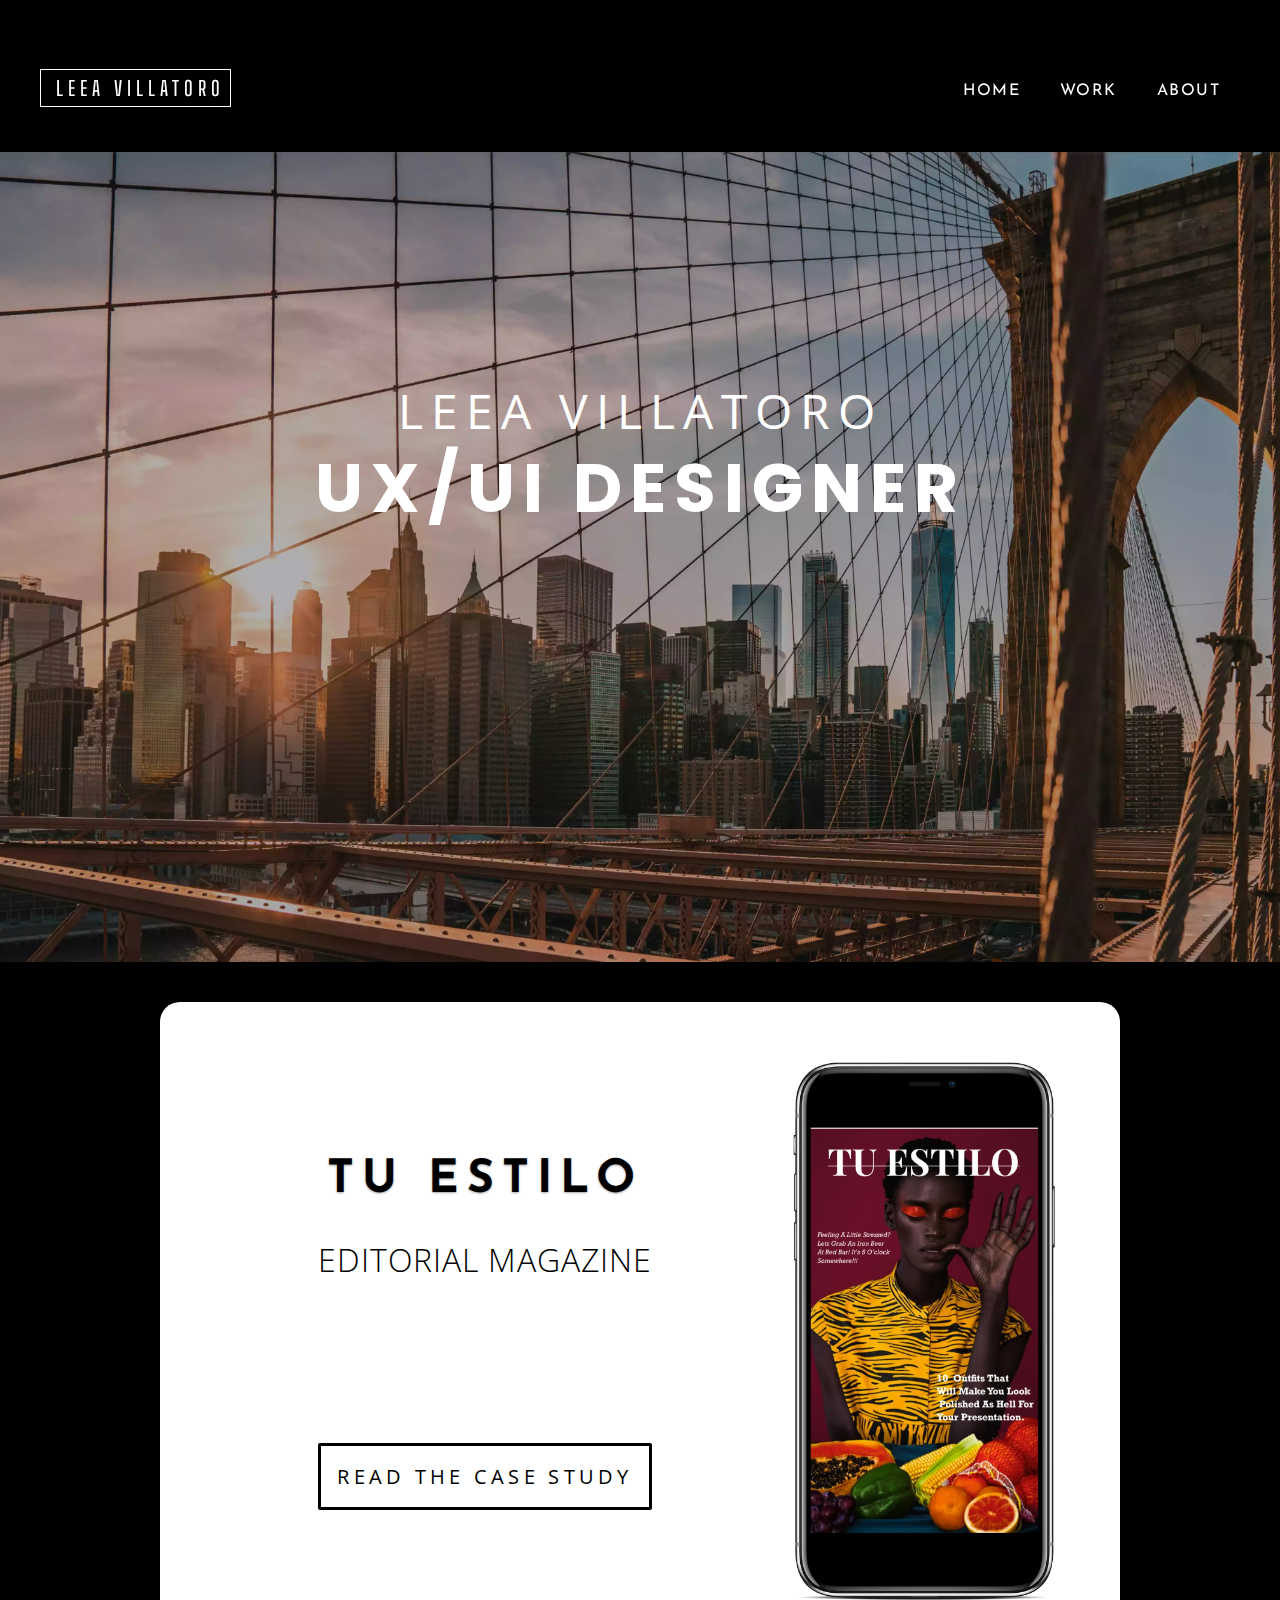
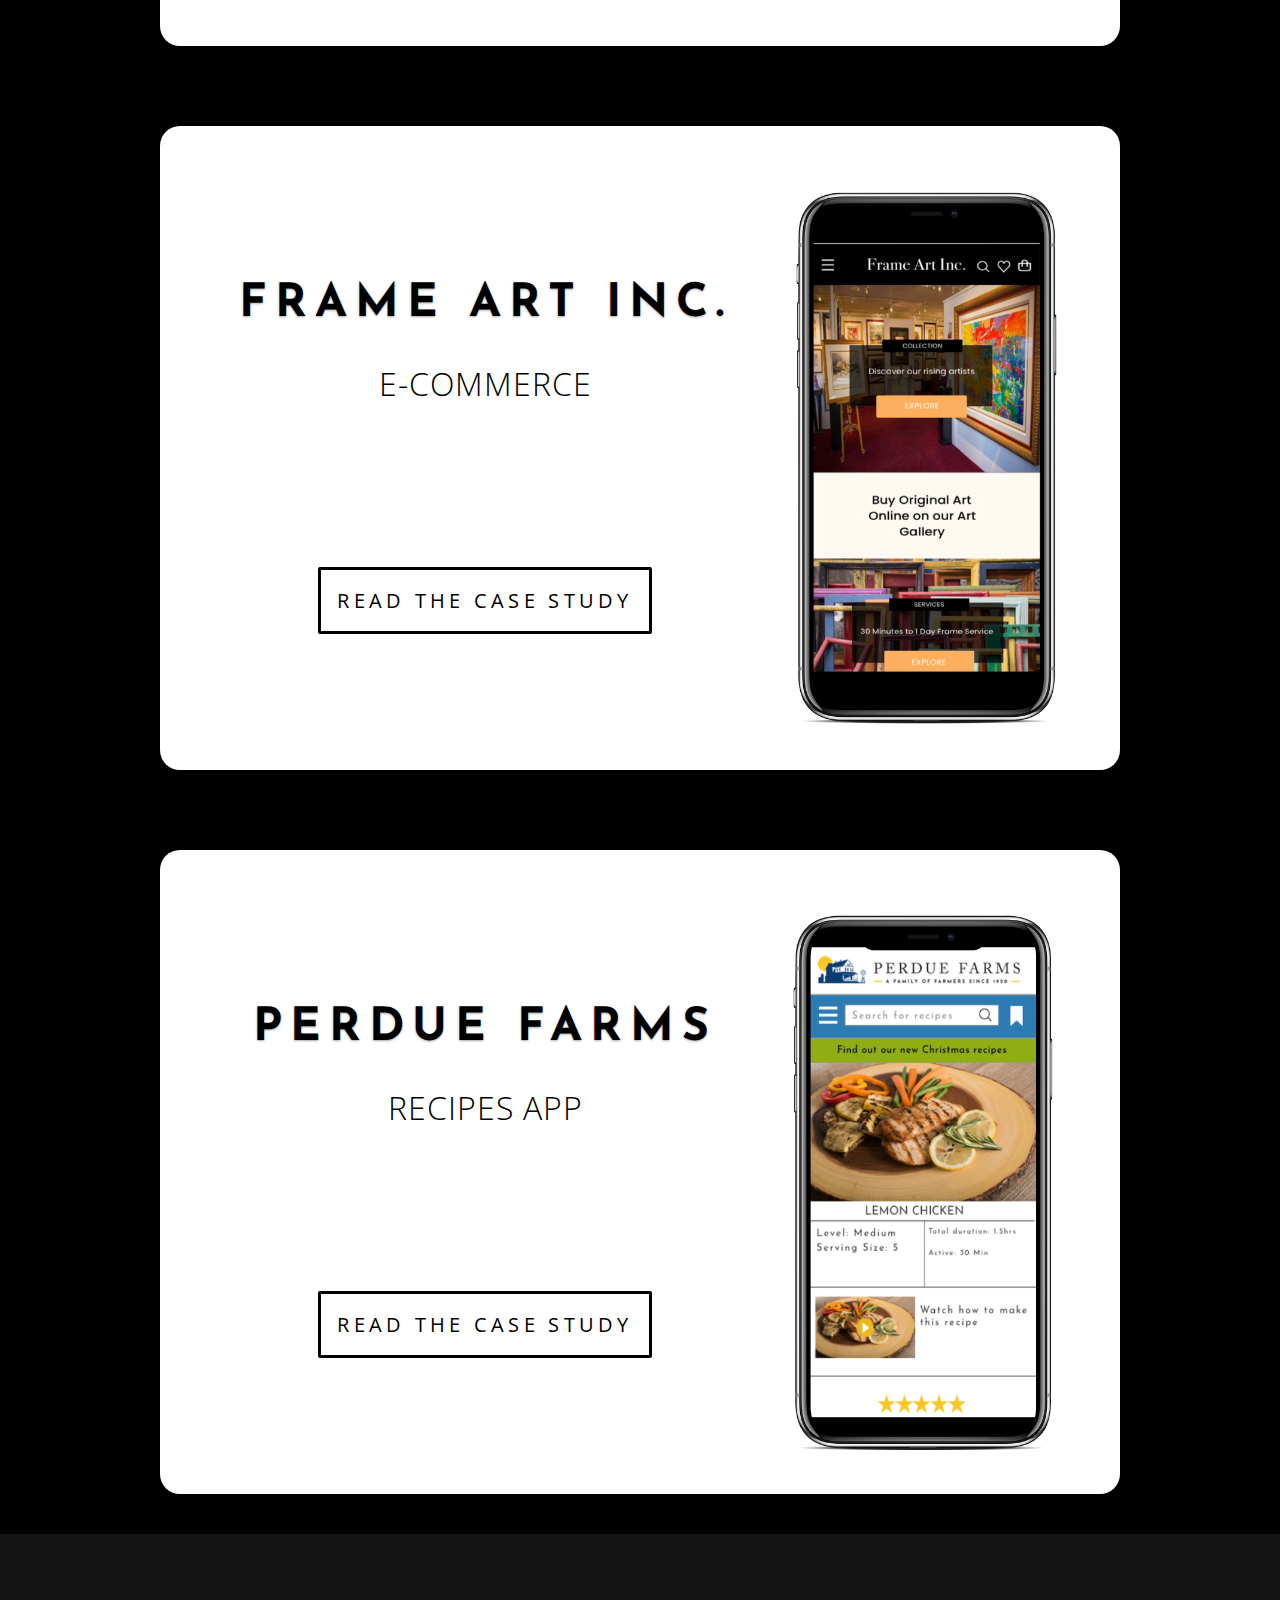
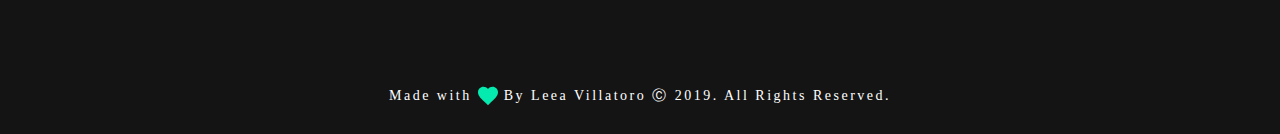
<file: index.html>
<!DOCTYPE html>
<html lang="en">
  <head>
    <meta charset="UTF-8" />
    <meta name="viewport" content="width=device-width, initial-scale=1.0" />
    <meta http-equiv="X-UA-Compatible" content="ie=edge" />
    <meta name="theme-color" content="#000000" />
    <link href="https://fonts.googleapis.com/css2?family=Big+Shoulders+Text&family=Josefin+Sans:wght@400;700&family=Old+Standard+TT:wght@700&family=Open+Sans:wght@300;400;600;700;800&family=Poppins:wght@400;700&display=swap" rel="stylesheet">
    <link rel="stylesheet" href="./css/reset.css" />
    <link rel="stylesheet" href="./css/styles.css" />
    <title>Leea V</title>
  </head>
  <body>

    <nav id="navbar">
      <section id="nav-logo-wrapper">
        <p id="nav-logo-text">LEEA VILLATORO</p>
      </section>
      <section id="nav-links">
        <ul id="nav-menu">
          <li>
            <a class="gray1 cursive" href="/">HOME</a>
          </li>
          <li>
            <a class="gray1 cursive" href="/work.html">WORK</a>
          </li>
          <li>
            <a class="gray1 cursive" href="/about.html">ABOUT</a>
          </li>
        </ul>
      </section>
    </nav>

    <section class="container" id="intro">
      <header>
        <h1 class="header-center-med-lg white normal">LEEA VILLATORO</h1>
        <h1 class="header-center-lg white bold">UX/UI DESIGNER</h1>
      </header>
    </section>

    <main>
      <section class="card-container">
        <div class="project-content-box">
          <div class="content-half-description">
            <div>
              <h2 class="project-headline cursive extra-bold">TU ESTILO</h2>
              <h3 class="project-subheadline">EDITORIAL MAGAZINE</h3>
            </div>
            <a href="https://medium.com/@leea.cirkovic">
              <button class="project-button">READ THE CASE STUDY</button>
            </a>
          </div>
          <div class="content-half">
            <h2 class="project-headline-responsive cursive bold">TU ESTILO</h2>
            <a href="https://medium.com/@leea.cirkovic"> 
              <img
              class="project-image"
              src="./assets/compressed/tu-estilo-phone_iphonexspacegrey_portrait.webp"
              alt=""
              />
            </a>
          </div>
        </div>
      </section>

      <section class="card-container">
        <div class="project-content-box">
          <div class="content-half-description">
            <div>
              <h2 class="project-headline cursive bold">FRAME ART INC.</h2>
              <h3 class="project-subheadline">E-COMMERCE</h3>
            </div>
              <a href="https://medium.com/@leea.cirkovic">
                <button class="project-button">READ THE CASE STUDY</button>
              </a>
          </div>

          <div class="content-half">
            <h2 class="project-headline-responsive cursive bold">FRAME ART INC.</h2>
            <a
              href="https://medium.com/@leea.cirkovic/e-commerce-case-study-f0e26a8a43fa"
            >
              <img
                class="project-image"
                src="./assets/compressed/frame-art-inc-phone_iphonexspacegrey_portrait.webp"
                alt=""
              />
            </a>
          </div>
        </div>
      </section>

      <section class="card-container">
        <div class="project-content-box">
          <div class="content-half-description">
            <div>
              <h2 class="project-headline cursive bold">PERDUE FARMS</h2>
              <h3 class="project-subheadline">RECIPES APP</h3>
            </div>
            <a href="https://medium.com/@leea.cirkovic">
              <button class="project-button">READ THE CASE STUDY</button>
            </a>
          </div>
          <div class="content-half">
            <h2 class="project-headline-responsive cursive bold">PERDUE FARMS</h2>
            <a href="https://medium.com/@leea.cirkovic">
              <img
                class="project-image"
                src="./assets/compressed/perdue-farms-phone_iphonexspacegrey_portrait.webp"
                alt=""
              />
            </a>
          </div>
        </div>
      </section>
    </main>
    
    <footer>
      <h4>
        Made with
        <span><img id="inline-img" src="./assets/heart.svg" alt="love" /></span>
        By Leea Villatoro Ⓒ 2019. All Rights Reserved.
      </h4>
    </footer>
    <img src="./assets/compressed/background-home-resized-small-2.webp" style="display:none;" alt="" />
    <script>
      var prevScrollpos = window.pageYOffset;
      setTimeout(function () {
        window.onscroll = function() {
          var currentScrollPos = window.pageYOffset;
          if (prevScrollpos > currentScrollPos) {
            document.getElementById("navbar").style.top = "0";
          } else {
            document.getElementById("navbar").style.top = "-160px";
          }
          prevScrollpos = currentScrollPos;
        }
      }, 1000)
    </script>
  </body>
</html>
</file>
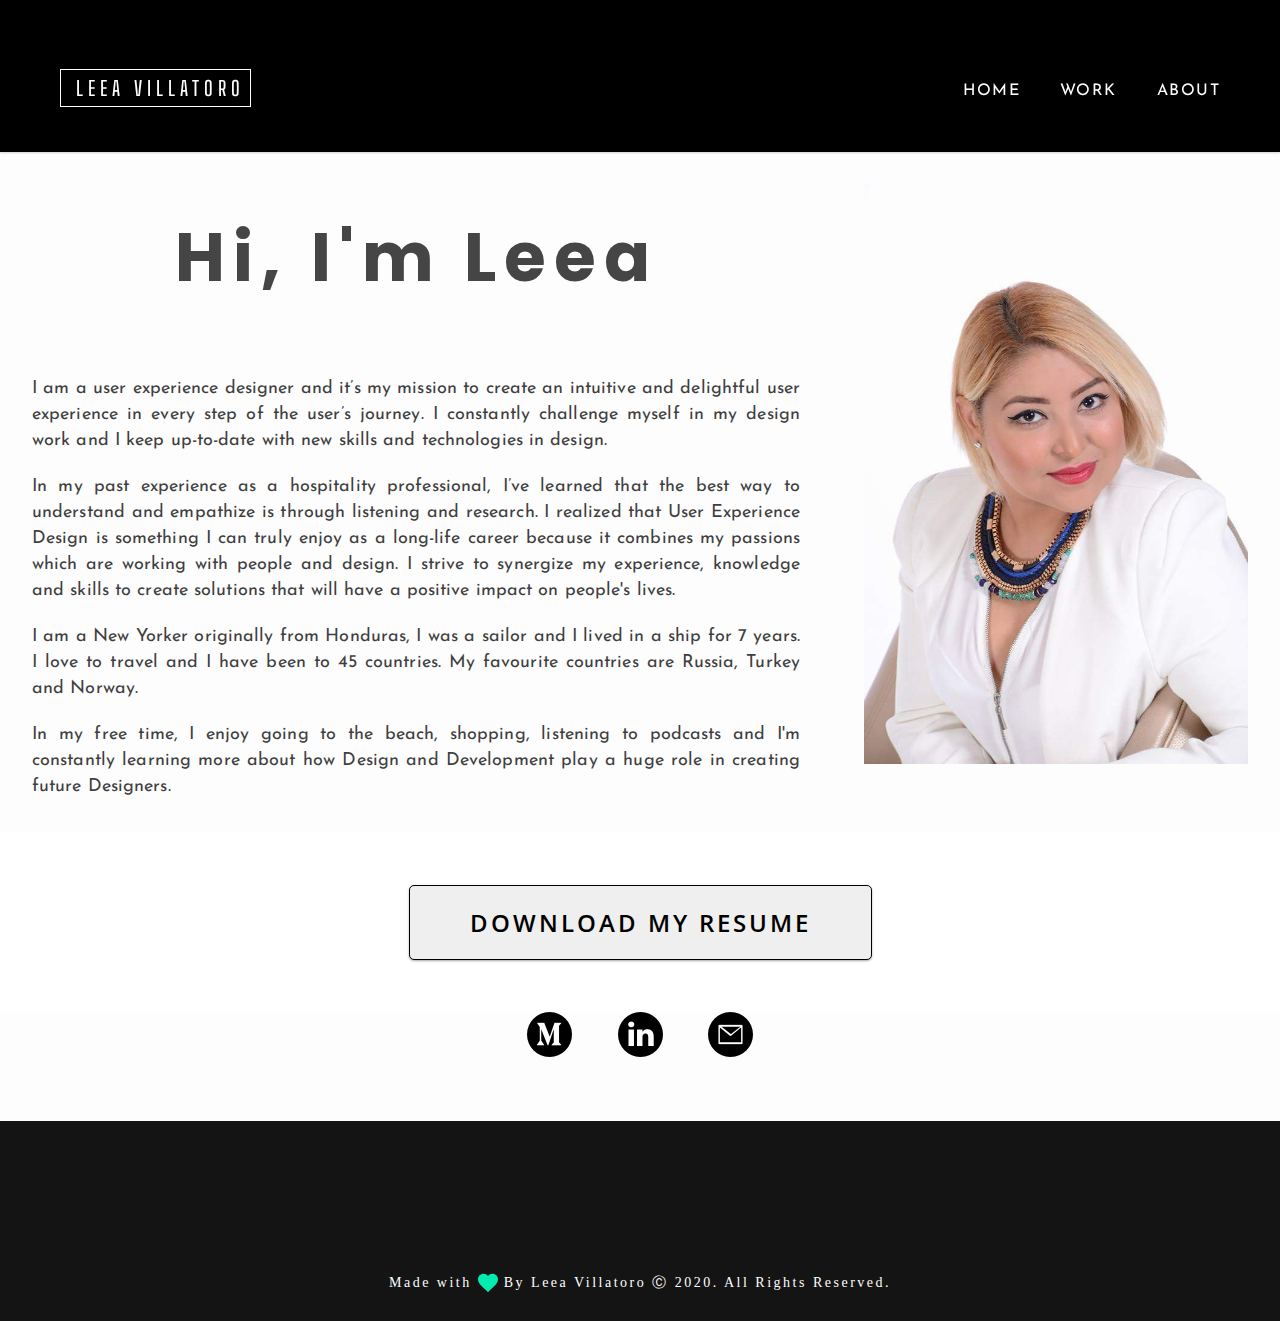
<file: about.html>
<!DOCTYPE html>
<html lang="en">
  <head>
    <meta charset="UTF-8" />
    <meta name="viewport" content="width=device-width, initial-scale=1.0" />
    <meta http-equiv="X-UA-Compatible" content="ie=edge" />
    <meta name="theme-color" content="#000000" />
    <link href="https://fonts.googleapis.com/css2?family=Big+Shoulders+Text&family=Josefin+Sans:wght@400;700&family=Old+Standard+TT:wght@700&family=Open+Sans:wght@300;400;600;700;800&family=Poppins:wght@400;700&display=swap" rel="stylesheet">
    <link rel="stylesheet" href="./css/reset.css" />
    <link rel="stylesheet" href="./css/styles.css" />
    <title>Leea V</title>
  </head>
  <body>
    <nav id="navbar">
      <section id="nav-logo-wrapper">
        <a href="index.html">
          <p id="nav-logo-text">LEEA VILLATORO</p>
        </a>
      </section>
      <section id="nav-links">
        <ul id="open-button-wrapper">
          <li class="navbar-menu-btn">
            <p id="nav-menu-open">MENU</p>
          </li>
        </ul>
        <ul id="nav-menu">
          <li>
            <a class="gray1 cursive" href="/">HOME</a>
          </li>
          <li>
            <a class="gray1 cursive" href="/work.html">WORK</a>
          </li>
          <li>
            <a class="gray1 cursive" href="/about.html">ABOUT</a>
          </li>
          <li class="navbar-menu-btn">
            <p id="nav-menu-close">^</p>
          </li>
        </ul>
      </section>
    </nav>
    <section id="bio">
      <section id="resume-content-wrapper">
        <div id="resume-text-wrapper">
          <div id="header-wrapper">
            <h1 class="header-center-lg gray2 bold">Hi, I'm Leea</h1>
          </div>
          <p class="bio-description">
            I am a user experience designer and it’s my mission to create an
            intuitive and delightful user experience in every step of the user’s
            journey. I constantly challenge myself in my design work and I keep
            up-to-date with new skills and technologies in design.
          </p>
          <p class="bio-description">
            In my past experience as a hospitality professional, I’ve learned
            that the best way to understand and empathize is through listening
            and research. I realized that User Experience Design is something I
            can truly enjoy as a long-life career because it combines my
            passions which are working with people and design. I strive to
            synergize my experience, knowledge and skills to create solutions
            that will have a positive impact on people's lives.
          </p>
          <p class="bio-description">
            I am a New Yorker originally from Honduras, I was a sailor and I
            lived in a ship for 7 years. I love to travel and I have been to 45
            countries. My favourite countries are Russia, Turkey and Norway.
          </p>
          <p class="bio-description">
            In my free time, I enjoy going to the beach, shopping, listening to
            podcasts and I'm constantly learning more about how Design and
            Development play a huge role in creating future Designers.
          </p>
        </div>
        <div id="resume-image-wrapper">
          <img
            src="./assets/leea_villatoro_ux_ui_proflie.jpg"
            alt="leea villatoro profile"
          />
        </div>
      </section>

      <section class="container" id="resume-section">
        <a href="/leea_villatoro_resume.pdf">
          <button>DOWNLOAD MY RESUME</button>
        </a>
      </section>

      <section id="social-media">
        <a target="_blank" href="https://medium.com/@leea.cirkovic">
          <img src="./assets/medium_round_logo.png" alt="" />
        </a>
        <a target="_blank" href="https://www.linkedin.com/in/leea-design1">
          <img src="./assets/linkedin_round_logo.png" alt="" />
        </a>
        <a target="_blank" href="mailto:leea.cirkovic@gmail.com">
          <img src="./assets/email_round_logo_.png" alt="" />
        </a>
      </section>
    </section>
    <footer>
      <h4>
        Made with
        <span><img id="inline-img" src="./assets/heart.svg" alt="love" /></span>
        By Leea Villatoro Ⓒ 2020. All Rights Reserved.
      </h4>
    </footer>
    <script>
      var prevScrollpos = window.pageYOffset;
      setTimeout(function () {
        window.onscroll = function() {
          var currentScrollPos = window.pageYOffset;
          if (prevScrollpos > currentScrollPos) {
            document.getElementById("navbar").style.top = "0";
          } else {
            document.getElementById("navbar").style.top = "-160px";
          }
          prevScrollpos = currentScrollPos;
        }
      }, 1000)
    </script>
  </body>
</html>
</file>
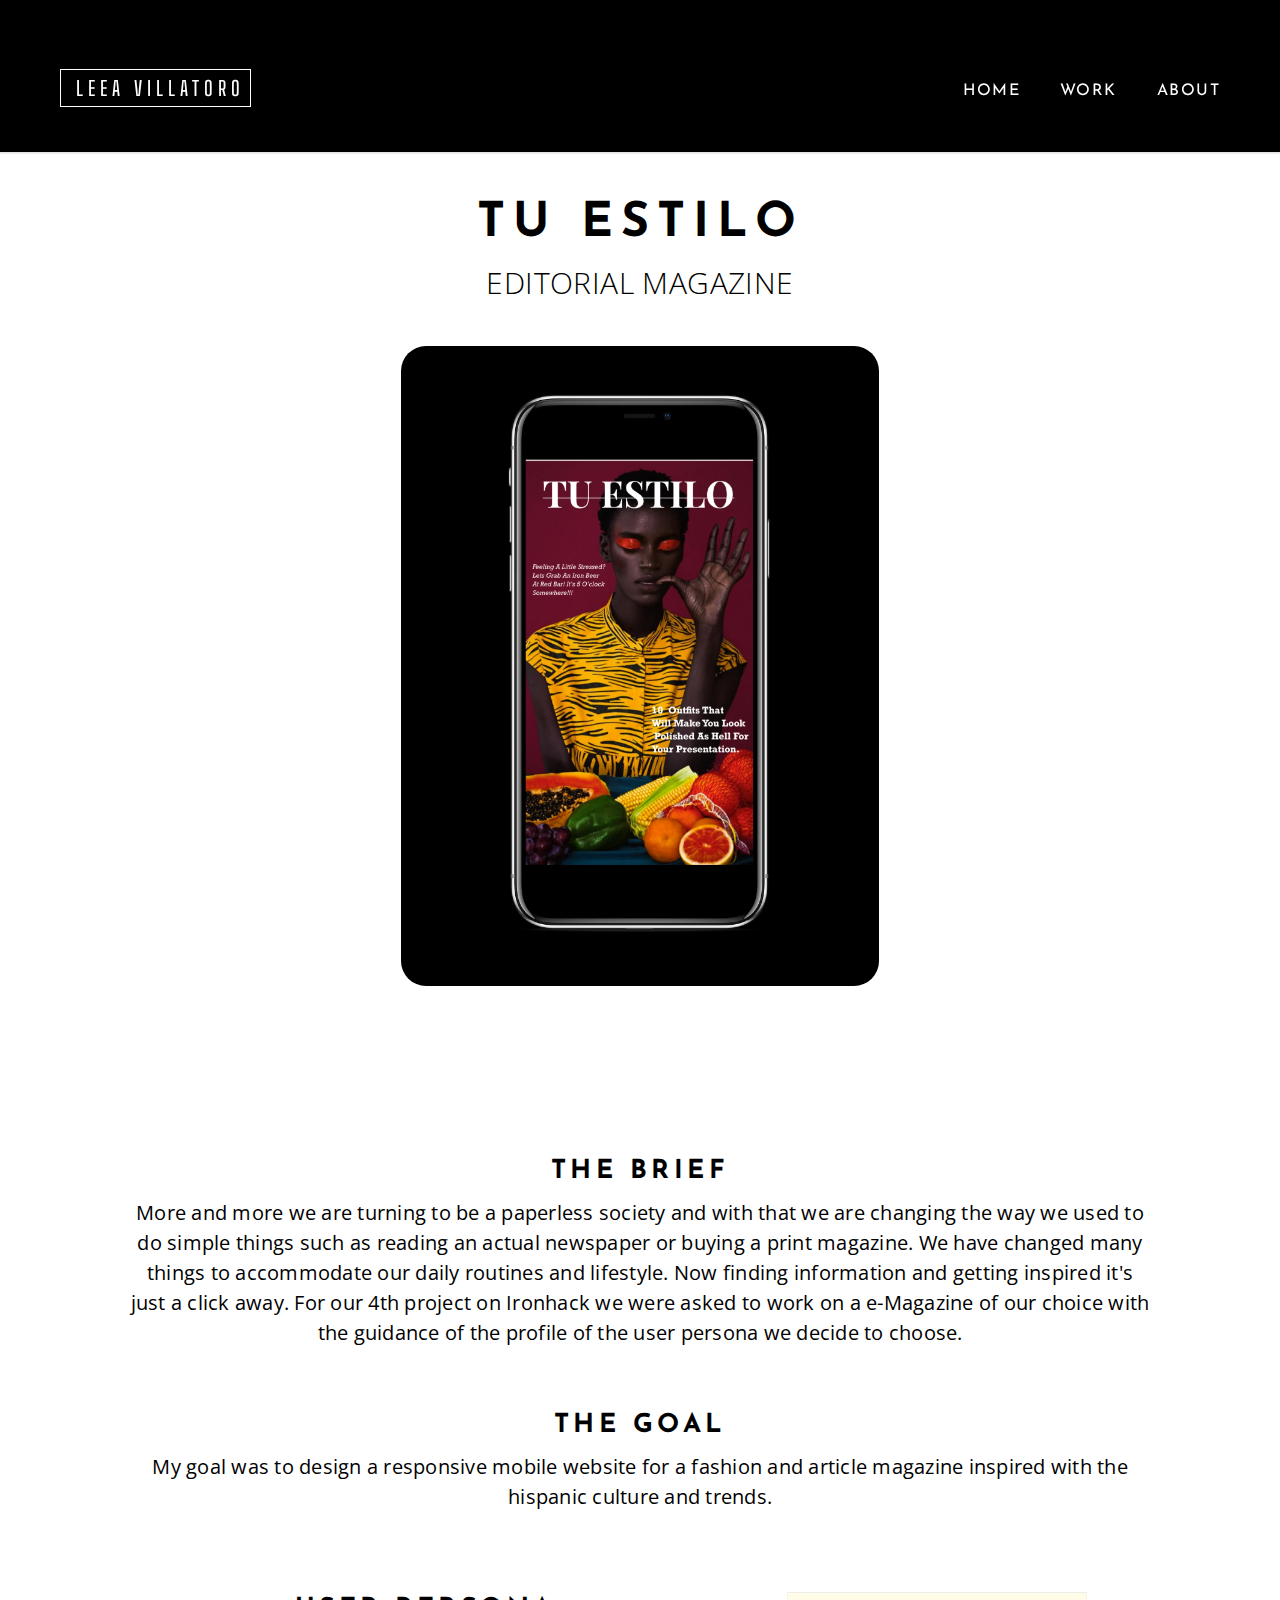
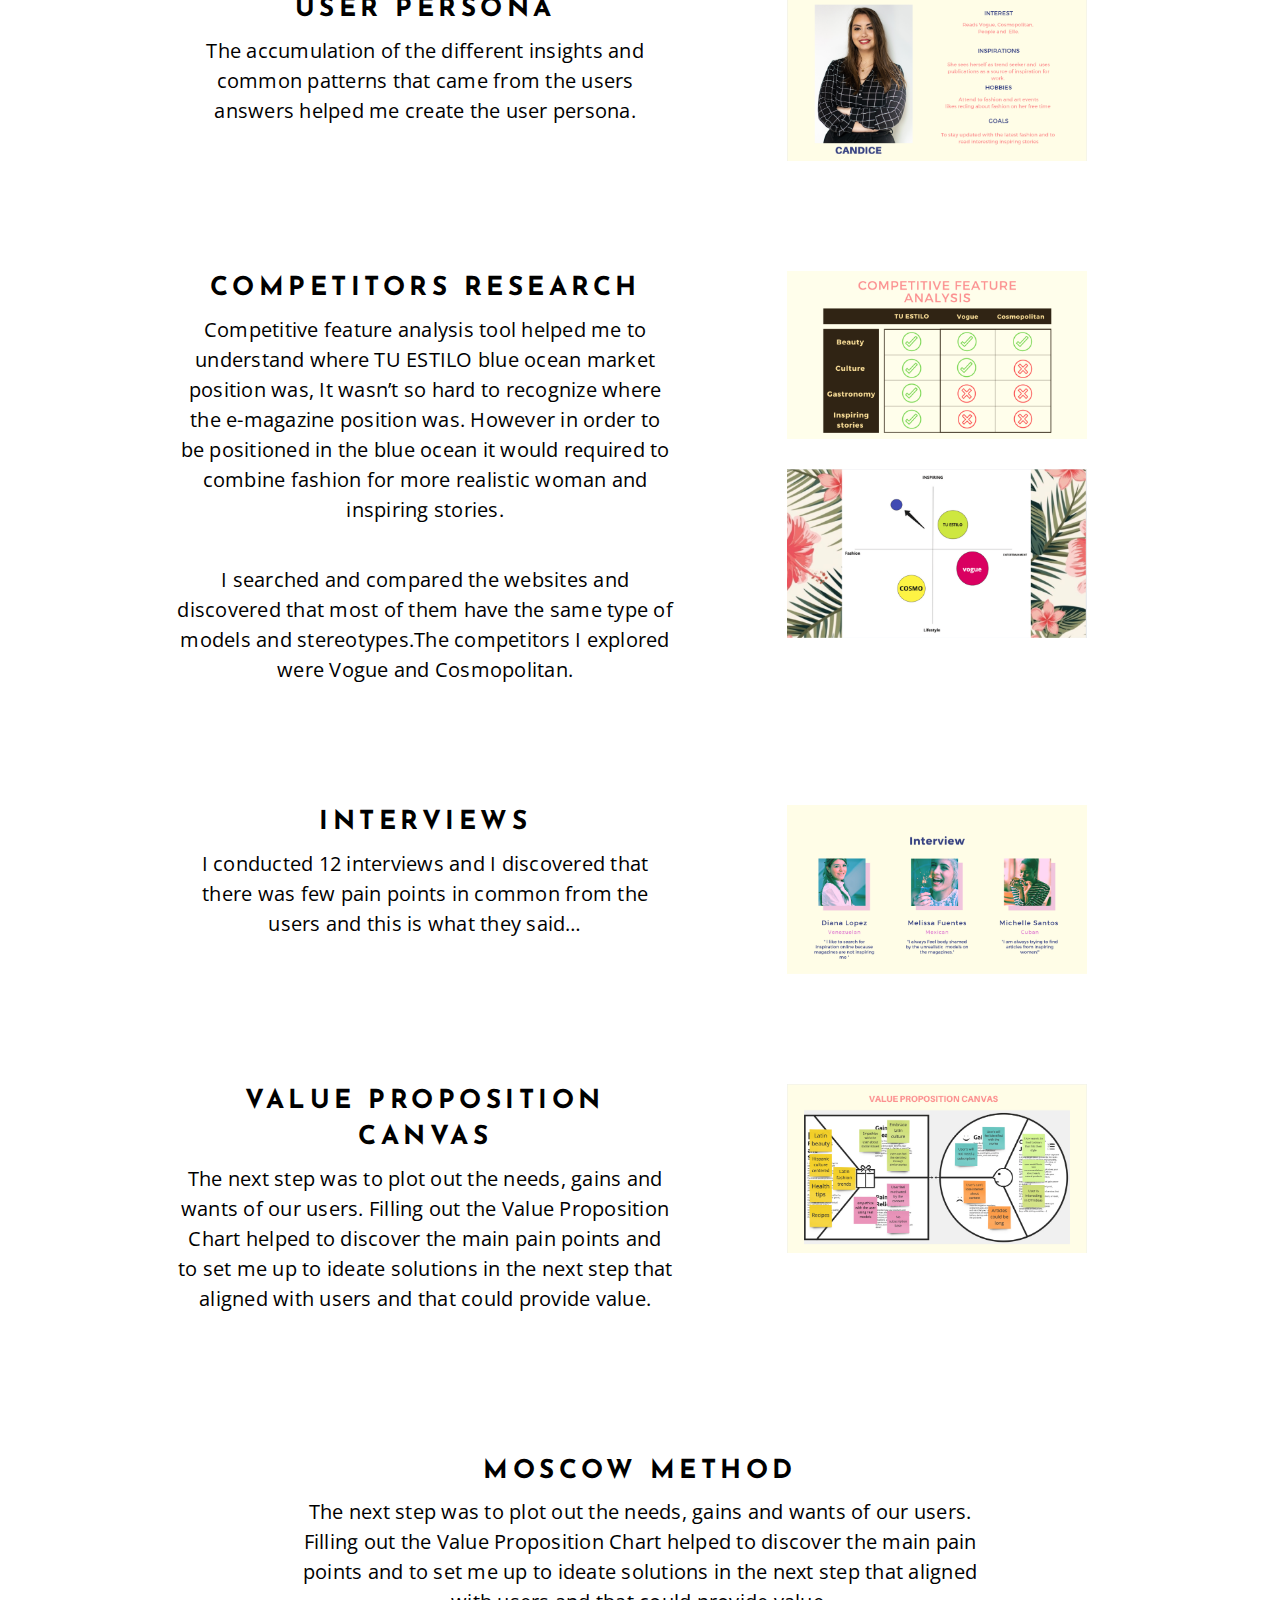
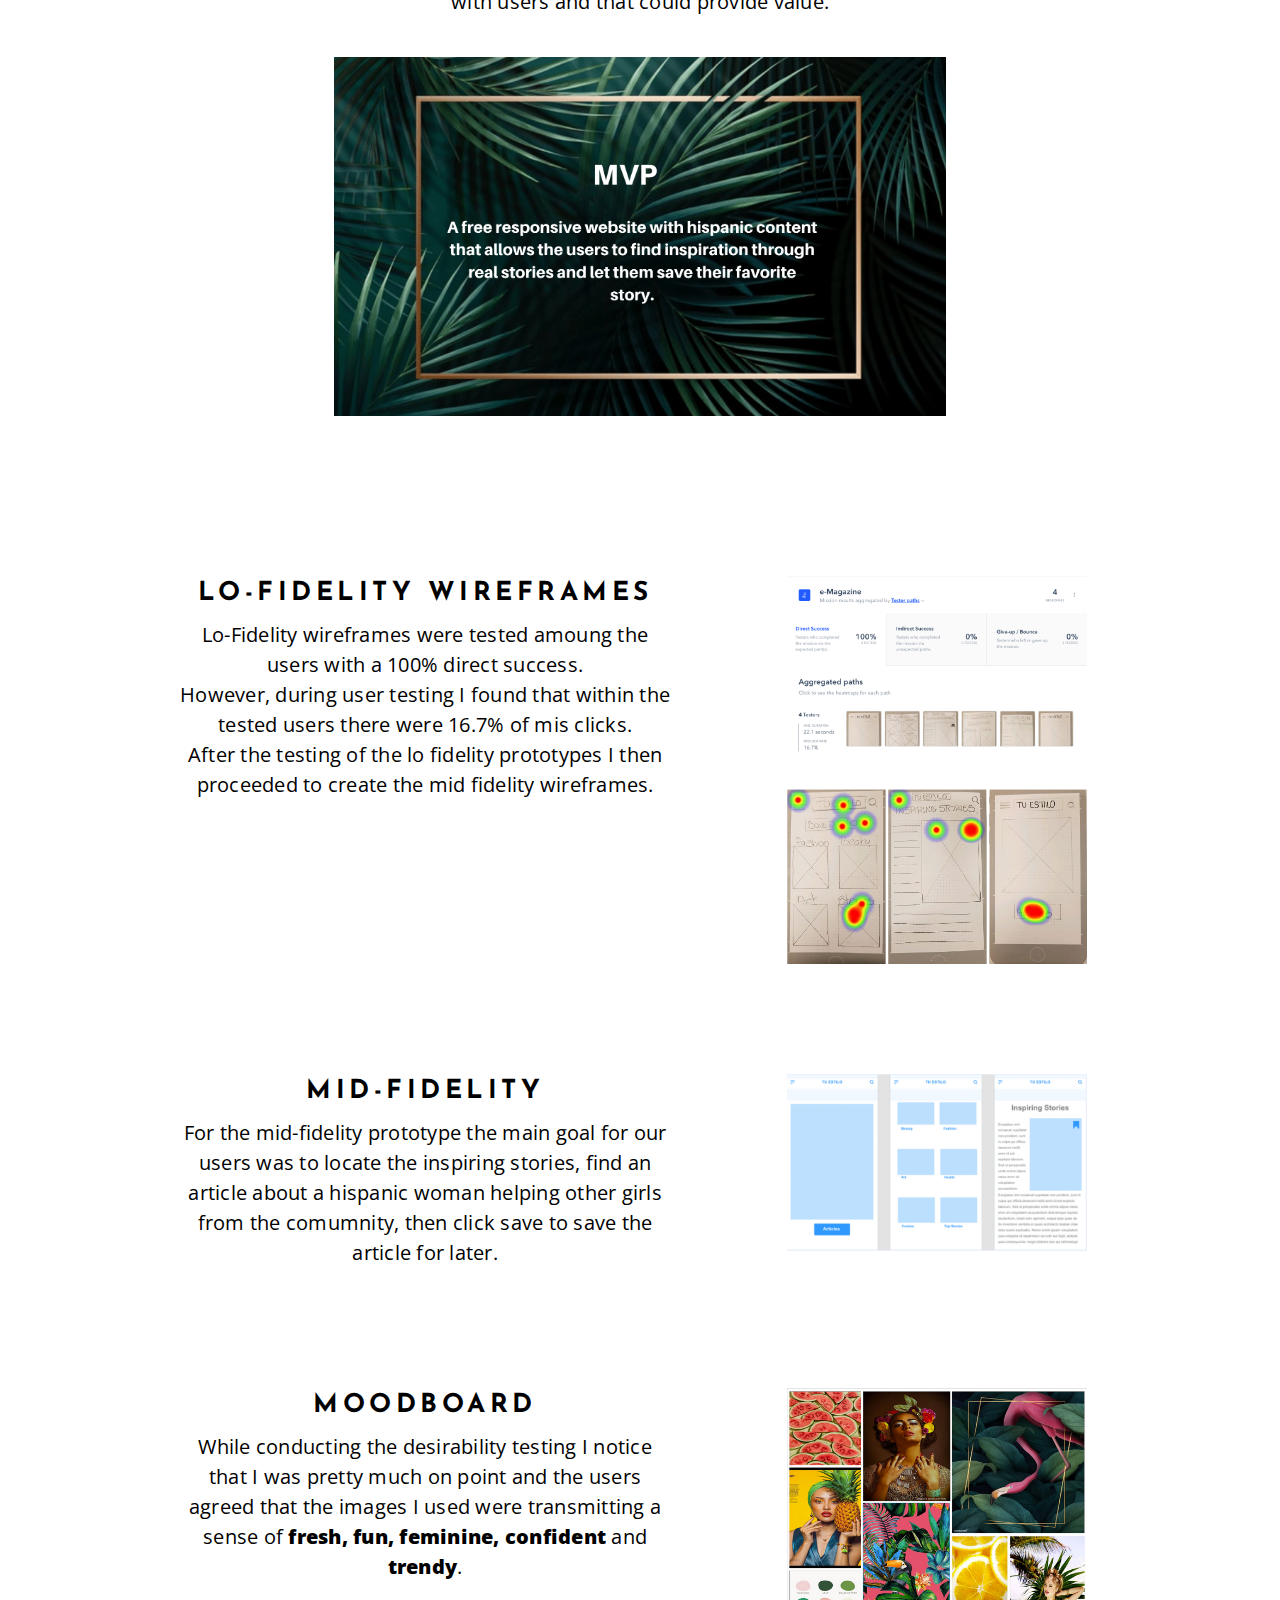
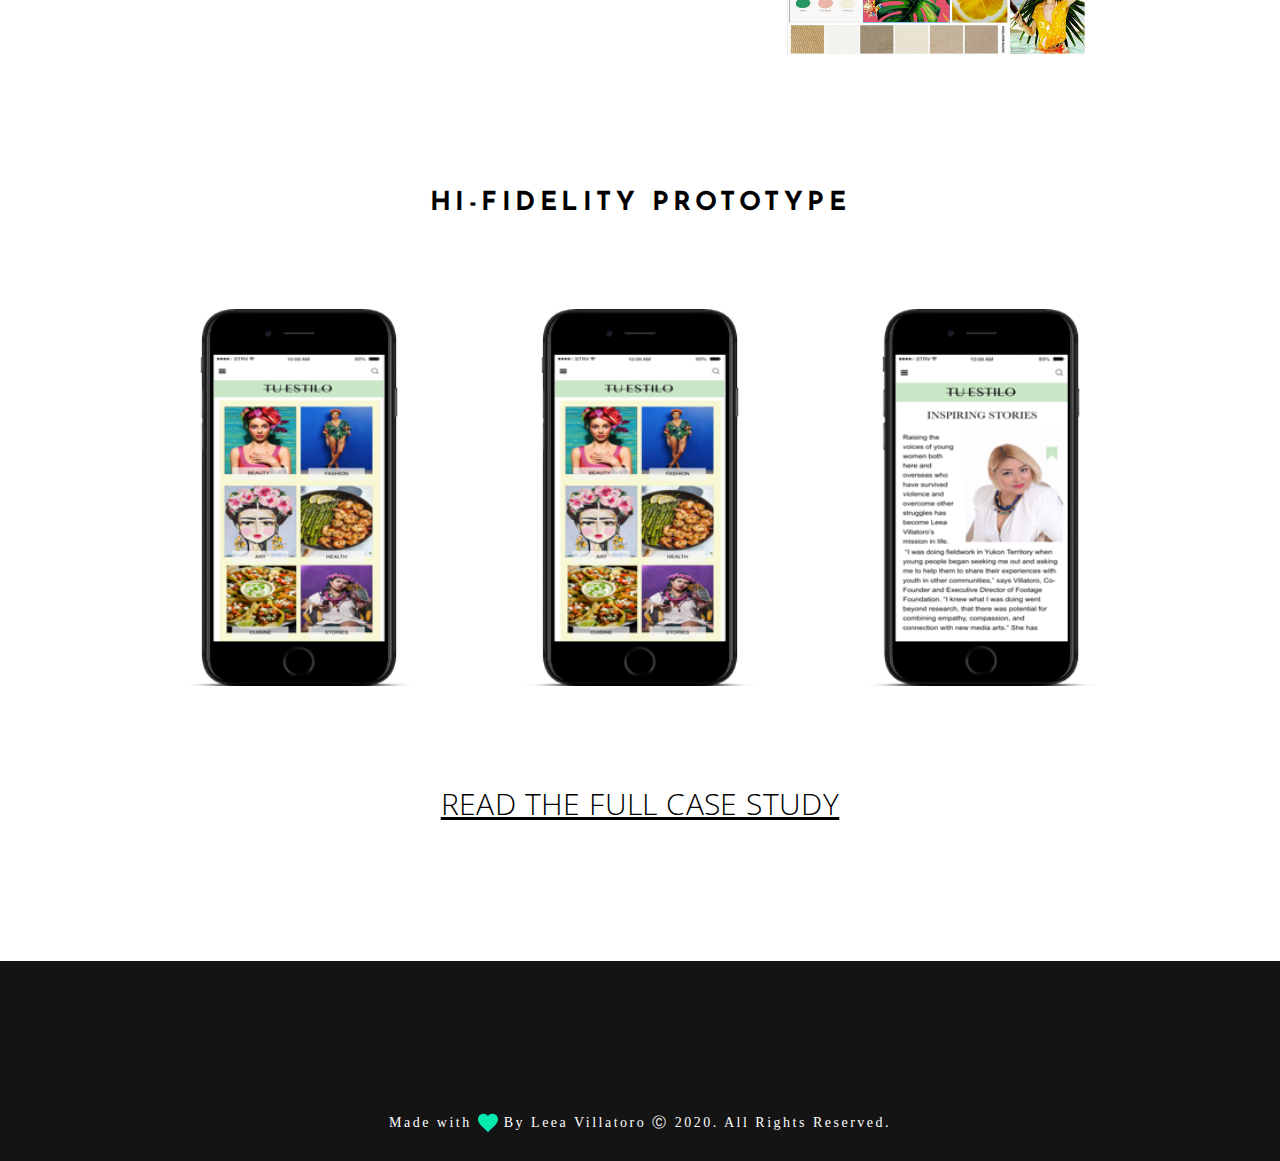
<file: work.html>
<!DOCTYPE html>
<html lang="en">
  <head>
    <meta charset="UTF-8" />
    <meta name="viewport" content="width=device-width, initial-scale=1.0" />
    <meta http-equiv="X-UA-Compatible" content="ie=edge" />
    <meta name="theme-color" content="#000000" />
    <link href="https://fonts.googleapis.com/css2?family=Big+Shoulders+Text&family=Josefin+Sans:wght@400;700&family=Old+Standard+TT:wght@700&family=Open+Sans:wght@300;400;600;700;800&family=Poppins:wght@400;700&display=swap" rel="stylesheet">
    <link rel="stylesheet" href="./css/reset.css" />
    <link rel="stylesheet" href="./css/styles.css" />
    <link rel="stylesheet" href="./css/work.css" />

    <title>Leea V</title>
  </head>
  <body>
    <nav id="navbar">
      <section id="nav-logo-wrapper">
        <a href="index.html">
          <p id="nav-logo-text">LEEA VILLATORO</p>
        </a>
      </section>
      <section id="nav-links">
        <ul id="open-button-wrapper">
          <li class="navbar-menu-btn">
            <p id="nav-menu-open">MENU</p>
          </li>
        </ul>
        <ul id="nav-menu">
          <li>
            <a class="gray1 cursive" href="/">HOME</a>
          </li>
          <li>
            <a class="gray1 cursive" href="/work.html">WORK</a>
          </li>
          <li>
            <a class="gray1 cursive" href="/about.html">ABOUT</a>
          </li>
          <li class="navbar-menu-btn">
            <p id="nav-menu-close">^</p>
          </li>
        </ul>
      </section>
    </nav>

    <section class="intro-container">
      <header>
        <h1 class="header-center-med-lg bold cursive">TU ESTILO</h1>
        <h2 class="header-center-md-intro light">EDITORIAL MAGAZINE</h3>
      </header>

      <div class="intro-img-box">
        <img
          class="intro-img"
          src="./assets/compressed/tu-estilo-phone_iphonexspacegrey_portrait.webp"
          alt=""
        />
      </div>
    </section>

    <main>
      <div class="row-header-wrapper">
        <h3 class="header-md bold cursive"> THE BRIEF</h3>
      </div>

      <section class="row">
        <p>
          More and more we are turning to be a paperless society and with that we are changing the way we used to do simple things such as reading an actual newspaper or buying a print magazine. We have changed many things to accommodate our daily routines and lifestyle. Now finding information and getting inspired it's just a click away. For our 4th project on Ironhack we were asked to work on a e-Magazine of our choice with the guidance of the profile of the user persona we decide to choose.
        </p>
      </section>

      <div class="row-header-wrapper">
        <h3 class="header-md bold cursive"> THE GOAL</h3>
      </div>
      <section class="row">
          <p>
            My goal was to design a responsive mobile website for a fashion and article magazine inspired with the hispanic culture and trends.
          </p>
      </section>

      <section class="row">
        <div class="row-half">

          <h3 class="header-md bold cursive">USER PERSONA </h3>
          <p>
            The accumulation of the different insights and common patterns that came from the users answers helped me create the user persona.
          </p>
        </div>
        <div class="row-half">
          <img src="./assets/casestudyresources/slide-1.png" alt="">
        </div>
      </section>

      <section class="row">
        <div class="row-half">

          <h3 class="header-md bold cursive">COMPETITORS RESEARCH</h3>
          <p>
            Competitive feature analysis tool helped me to understand where TU ESTILO blue ocean market position was, It wasn’t so hard to recognize where the e-magazine position was. However in order to be positioned in the blue ocean it would required to combine fashion for more realistic woman and inspiring stories.
          </p>
          <p>
            I searched and compared the websites and discovered that most of them have the same type of models and stereotypes.The competitors I explored were Vogue and Cosmopolitan.
          </p>
        </div>

        <div class="row-half">
          <img src="./assets/casestudyresources/slide-2.png" alt="">

          <img src="./assets/casestudyresources/slide-3.png" alt="">
        </div>
      </section>

      <section class="row">
        <div class="row-half">

          <h3 class="header-md bold cursive">INTERVIEWS</h3>
          <p>
            I conducted 12 interviews and I discovered that there was few pain points in common from the users and this is what they said…
          </p>
        </div>

        <div class="row-half">
          <img src="./assets/casestudyresources/slide-4.png" alt="">
        </div>
      </section>

      <section class="row">
        <div class="row-half">

          <h3 class="header-md bold cursive">VALUE PROPOSITION CANVAS</h3>
          <p>
            The next step was to plot out the needs, gains and wants of our users. Filling out the Value Proposition Chart helped to discover the main pain points and to set me up to ideate solutions in the next step that aligned with users and that could provide value.
          </p>
        </div>
        <div class="row-half">
          <img src="./assets/casestudyresources/slide-5.png" alt="">
        </div>
      </section>

      <section class="row-centered">
        <h3 class="header-md bold cursive">MOSCOW METHOD</h3>
        <p>
          The next step was to plot out the needs, gains and wants of our users. Filling out the Value Proposition Chart helped to discover the main pain points and to set me up to ideate solutions in the next step that aligned with users and that could provide value.
        </p>
      </section>

      
        <section class="row-centered" id="mvp-slide">
          <img src="./assets/casestudyresources/slide-6-mvp-statement.png" alt="">
        </section>

      <section class="row" id="lo-fi-section">
        <div class="row-half">

          <h3 class="header-md bold cursive">LO-FIDELITY WIREFRAMES</h3>

          <p>
            Lo-Fidelity wireframes were tested amoung the users with a 100% direct success.
            <br>
            However, during user testing I found that within the tested users there were 16.7% of mis clicks. 
            <br>
            After the testing of the lo fidelity prototypes I then proceeded to create the mid fidelity wireframes.
          </p>          
          
        </div>
        <div class="row-half">
          <img src="./assets/casestudyresources/slide-8-lo-fi.png" alt="">
          <img src="./assets/casestudyresources/slide-9-lo-fi.png" alt="">

        </div>
      </section>

      <section class="row">
        <div class="row-half">
          <h3 class="header-md bold cursive">MID-FIDELITY</h3>
          <p>
            For the mid-fidelity prototype the main goal for our users was to locate the inspiring stories, find an article about a hispanic woman helping other girls from the comumnity, then click save to save the article for later.
          </p>
        </div>
        <div class="row-half">
          <img src="./assets/casestudyresources/slide-10-mi-fi.png" alt="">
        </div>
      </section>

      <section class="row">
        <div class="row-half">

          <h3 class="header-md bold cursive">MOODBOARD</h3>

          <p>
            While conducting the desirability testing I notice that I was pretty much on point and the users agreed that the images I used were transmitting a sense of <strong>fresh, fun, feminine, confident</strong> and <strong>trendy</strong>.
          </p>

        </div>
        <div class="row-half">
          <img src="./assets/casestudyresources/slide-11-tu-estilo-mood-board.png" alt="">
        </div>
      </section>


      <section class="row-centered">
        <h3 class="header-md bold cursive">HI-FIDELITY PROTOTYPE</h3>
      </section>

      <section class="row gallery">
        <img src="./assets/casestudyresources/tu-estilo-mockup-2.png" alt="">
        <img src="./assets/casestudyresources/tu-estilo-mockup-2.png" alt="">
        <img src="./assets/casestudyresources/tu-estilo-mockup-3.png" alt="">
      </section>

      <section class="row-centered" id="reference-link">
        <a href="">
          <h3 class="header-center-md-intro light"><u>READ THE FULL CASE STUDY</u></h3>
        </a>
      </section>
      
    </main>




    <footer>
      <h4>
        Made with
        <span><img id="inline-img" src="./assets/heart.svg" alt="love" /></span>
        By Leea Villatoro Ⓒ 2020. All Rights Reserved.
      </h4>
    </footer>

    <script>
      var prevScrollpos = window.pageYOffset;
      setTimeout(function () {
        window.onscroll = function() {
          var currentScrollPos = window.pageYOffset;
          if (prevScrollpos > currentScrollPos) {
            document.getElementById("navbar").style.top = "0";
          } else {
            document.getElementById("navbar").style.top = "-160px";
          }
          prevScrollpos = currentScrollPos;
        }
      }, 1000)
    </script>
  </body>
</html>
</file>
<file: css/styles.css>
html {
  background: #000000;
  font-size: 21px;
  text-align: center;
  animation: fadein 2.5s;
  -moz-animation: fadein 2.5s; /* Firefox */
  -webkit-animation: fadein 2.5s; /* Safari and Chrome */
  -o-animation: fadein 2.5s; /* Opera */
}
@keyframes fadein {
  from {
      opacity:0;
  }
  to {
      opacity:1;
  }
}
@-moz-keyframes fadein { /* Firefox */
  from {
      opacity:0;
  }
  to {
      opacity:1;
  }
}
@-webkit-keyframes fadein { /* Safari and Chrome */
  from {
      opacity:0;
  }
  to {
      opacity:1;
  }
}
@-o-keyframes fadein { /* Opera */
  from {
      opacity:0;
  }
  to {
      opacity: 1;
  }
}

a {
  text-decoration: none;
  color: black;
}

body {
  background: #000000;
  overflow-x: hidden;
}

nav {
  
  display: flex;
  position: sticky;
  top: 0;
  z-index: 999;
  flex-wrap: wrap;
  justify-content: space-between;
  align-items: center;
  background: #000000;
  height: 80px;
  box-shadow: 0 1px 3px rgba(236, 211, 211, 0.12), 0 1px 2px rgba(0, 0, 0, 0.18);
  color: #ffffff;
}

a {
  text-decoration: none;
  color: ffffff;
}

main {
  padding: 0px;
}

footer {
  display: flex;
  align-items: flex-end;
  justify-content: center;
  text-align: center;
  box-sizing: border-box;
  height: 200px;
  padding: 28px;
  background: #141414;
  position: relative;
  color: white;
  font-family: 'Times New Roman', serif;
  letter-spacing: 2.5px;
  line-height: 20px;
  font-size: 14px;
  font-weight: 300;
}

nav {
  display: flex;
  justify-content: space-between;
  padding: 48px 40px 24px 40px;
    top: 0; /* Stay on top */
    transition: top 0.5s; /* Transition effect when sliding down (and up) */
}

#nav-logo-wrapper {
  display: flex;
  flex: 1;
  /* margin-left: 10px; */
}

#nav-links {
  display: flex;
  justify-content: center;
  flex: 1;
}

#nav-logo {
  height: 60px;
  top: 8px;
}

#nav-logo-text {
  display: inline-block;
  border: 1px solid white;
  width: 170px;
  font-family: "Big Shoulders Text";
  font-size: 20px;
  font-weight: 500;
  font-stretch: normal;
  font-style: normal;
  line-height: normal;
  letter-spacing: 5px;
  padding: 6px 5px 6px 14px;
  color: #ffffff;
}

#nav-links ul {
  width: 100%;
  display: flex;
  /* background-color: red; */
  /* align-self: flex-end; */
  justify-content: flex-end;
}

#nav-links li {
  list-style: none;
  display: inline;
}

#nav-links li a,
#nav-links li p {
  font-size: 16px;
  color: #ffffff;
  letter-spacing: 1.44px;
  text-shadow: 0 1px 3px rgba(0, 0, 0, 0.12), 0 1px 2px rgba(0, 0, 0, 0.24);
  transition: all 0.7s cubic-bezier(0.25, 0.8, 0.25, 1);
  cursor: pointer;
  font-family: "Josefin Sans", sans-serif;
}

#nav-links li a:hover,
#nav-links li p:hover {
  text-shadow: 0 14px 28px rgba(0, 0, 0, 0.25), 0 10px 10px rgba(0, 0, 0, 0.22);
}

#nav-links li.navbar-menu-btn,
#nav-links #open-button-wrapper {
  display: none;
}

#intro {
  flex-direction: column;
  justify-content: center;
  align-items: center;
  height: calc(100vh - 10vh);
  background: center / cover no-repeat url("./../assets/compressed/background-home-resized-small-2.webp");
}

#intro header {
  text-align: center;
  margin-top: -180px;
}

#transparent-slide {
  background: transparent;
  height: 80vh;
}

#transparent-slide img {
  background: rgba(255, 255, 255, 0.5);
}

/* 
#editorial {
  background: right / cover no-repeat url("./../assets/background1.jpg");
}

#ecommerce {
  background: top left / cover no-repeat
    url("./../assets/background-ecommerce.jpg");
}

#perdue {
  background: right / cover no-repeat url("./../assets/background3.jpg");
} 
*/


#resume-section {
  width: 100vw;
  height: 20vh;
  text-align: center;
  background: white;
}

#resume-section button {
  font-size: 24px;
  padding: 20px 60px;
  border: 1px solid black;
  border-radius: 5px;
  font-family: "Open Sans", sans-serif;
  font-weight: 600;
  letter-spacing: 3px;
  box-shadow: 0 1px 3px rgba(0, 0, 0, 0.12), 0 1px 2px rgba(0, 0, 0, 0.24);
  transition: all 0.7s cubic-bezier(0.25, 0.8, 0.25, 1);
}

#resume-section button:hover {
  box-shadow: 0 14px 28px rgba(0, 0, 0, 0.25), 0 10px 10px rgba(0, 0, 0, 0.22);
  background: #e9eef1;
}

#inline-img {
  display: inline;
  width: 20px;
  top: 6px;
  position: relative;
}

#bio {
  width: 100vw;
  display: flex;
  flex-direction: column;
  flex-wrap: wrap;
  background: #fdfdfd;
}

#resume-content-wrapper {
  width: 100%;
  display: flex;
  flex-wrap: wrap;
}

#resume-text-wrapper,
#resume-image-wrapper {
  min-width: 320px;
  padding: 32px;
  box-sizing: border-box;
}

#resume-text-wrapper {
  flex: 4;
}

#resume-image-wrapper {
  flex: 2;
  text-align: center;
}

#resume-image-wrapper img {
  width: 100%;
  height: auto;
  max-width: 500px;
}

section#social-media {
  text-align: center;
  margin-bottom: 60px;
}

section a {
  text-align: center;
  margin-left: 20px;
  margin-right: 20px;
}

.container {
  width: 100vw;
  height: 100vh;
  display: flex;
  position: relative;
  justify-content: space-evenly;
  align-items: center;
  padding: 10px 20px;
  box-sizing: border-box;
}

.card-container {
  width: 100vw;
  /* height: calc(100vh - 140px); */
  display: flex;
  position: relative;
  justify-content: space-evenly;
  align-items: center;
  padding: 40px 40px;
  box-sizing: border-box;
}

.intro-container {
  width: 100vw;
  display: flex;
  flex-direction: column;
  align-items: center;
  padding: 48px 48px;
  box-sizing: border-box;
  margin-bottom: 120px;
}

.row {
  max-width: 1024px;
  margin: 0 auto;
  display: flex;
  flex-direction: row;
  flex-wrap: wrap;
  justify-content: space-between;
  padding: 20px 48px;
  margin-bottom: 40px;
}

.row-centered {
  display: flex;
  flex-direction: column;
  max-width: 680px;
  margin: 0 auto;
  padding: 20px 48px;
}

.row-centered h3 {
  text-align: center;
  margin-top: 20px;
  line-height: 35px;
}

.row-centered img {
  width: 90%;
  height: auto;
  max-width: 640px;
  margin: 0 auto;
}

.row-half {
  display: flex;
  flex-direction: column;
  max-width: 50%;
  padding-right: 16px;
  line-break: loose;
  margin: 0 auto;
  box-sizing: border-box;
}

.row-header-wrapper {
  max-width: 1024px;
  padding: 0px 48px;
  margin: 0 auto;
  margin-bottom: -20px;
}

.row.gallery {
  margin-top: 40px;
}

.row.gallery img {
  margin: 0 auto;
  width: 240px;
  margin-bottom: 40px;
}

.row-half p,
.row-half img {
  margin-bottom: 40px;
}

.row-half img {
  width: 100%;
  max-width: 300px;
  height: auto;
  margin: 0 auto;
  margin-bottom: 30px;
  align-self: flex-end;
}

.header-center-lg {
  font-size: 68px;
  font-family: "Poppins", sans-serif;
  margin-bottom: 24px;
  letter-spacing: 8px;
  text-align: center;
}

.header-center-med-lg {
  font-size: 48px;
  font-family: "Open Sans", sans-serif;
  margin-bottom: 20px;
  letter-spacing: 8px;
  text-align: center;
  color: #000000;
}

.header-center-md {
  font-size: 40px;
  font-family: "Open Sans", sans-serif;
  margin-bottom: 24px;
  letter-spacing: 7px;
  text-align: center;
}

.header-center-sm {
  font-size: 21px;
  font-family: "Old Standard TT", serif;
  margin-top: 10px;
  letter-spacing: 3px;
}

.header-center-md-intro {
  font-size: 30px;
  font-family: "Open Sans", sans-serif;
  text-align: center;
  letter-spacing: 0.4px;
}

.header-md {
  font-size: 26px;
  margin-bottom: 8px;
  letter-spacing: 4.5px;
  line-height: 36px;
}

.header-sm {
  font-size: 21px;
  margin-bottom: 16px;
  letter-spacing: 4px;
}

.gray1 {
  color: #3d3d3d;
}

.gray2 {
  color: #454545;
}

.gray3 {
  color: #363636;
}

.white {
  color: #ffffff;
}

.cursive {
  font-family: "Josefin Sans", sans-serif;
}

.project-headline {
  font-size: 46px;
  letter-spacing: 8px;
  color: #000000;
  font-weight: bold;
  margin-bottom: 40px;
  text-shadow: 0 1px 3px rgba(0, 0, 0, 0.12), 0 1px 2px rgba(0, 0, 0, 0.24);
  transition: all 0.7s cubic-bezier(0.25, 0.8, 0.25, 1);
}


.project-headline:hover {
  text-shadow: 0 14px 28px rgba(0, 0, 0, 0.25), 0 10px 10px rgba(0, 0, 0, 0.22);
}

.project-subheadline {
  font-size: 32px;
  font-family: "Open Sans", sans-serif;
  margin-bottom: 20px;
  letter-spacing: 1px;
  text-align: center;
  color: #000000;
  font-weight: 300;
}

.project-headline-responsive {
  font-size: 46px;
  letter-spacing: 8px;
  color: #000000;
  font-weight: bold;
  margin-bottom: 40px;
  text-shadow: 0 1px 3px rgba(0, 0, 0, 0.12), 0 1px 2px rgba(0, 0, 0, 0.24);
  transition: all 0.7s cubic-bezier(0.25, 0.8, 0.25, 1);
  display: none;
}

.extra-bold {
  font-weight: 800;
}

.bold {
  font-weight: 700;
}

.semi-bold {
  font-weight: 600;
}

.normal {
  font-weight: normal;
}

.light {
  font-weight: 300;
}

.text-banner {
  display: flex;
  font-size: 48px;
  justify-content: center;
  align-items: center;
  height: 100px;
  background: rgba(255, 255, 255, 0.8);
  box-shadow: 0px 1px 1px black;
  margin: 0;
  position: relative;
}

.project-content-box {
  display: flex;
  justify-content: space-evenly;
  background: white;
  max-width: 960px;
  padding: 60px 40px 40px 40px;
  box-sizing: border-box;
  flex: 1;
  /* height: calc(100vh - 200px); */
  height: auto;
  border-radius: 20px;
}

.content-half {
  /* border: 1px solid red; */
  flex: 1;
  text-align: center;
}

.content-half-description {
  /* border: 1px solid green; */

  flex: 2;
  text-align: center;
  display: flex;
  flex-direction: column;
  justify-content: space-evenly;
  align-items: center;
}

button.project-button{
  background: white;
  /* width: 246px; */
  /* height: 24px; */
  padding: 17px 16px;
  font-family: "Open Sans";
  font-size: 20px;
  font-weight: normal;
  font-stretch: normal;
  font-style: normal;
  line-height: normal;
  letter-spacing: 4.29px;
  text-align: center;
  color: #000000;
  border: 3px solid #000000;
  margin-top: 50px;
  border-radius: 2px;
  transition: all 0.5s;
}
button:hover {
  background: black;
  color: white;
  border: 3px solid #dfdfdf;
}

#header-wrapper {
  width: 100%;
  padding: 40px 20px;
  box-sizing: border-box;
}

.bio-description {
  margin-top: 20px;
  text-align: justify;
  font-size: 18px;
  font-family: "Josefin Sans", sans-serif;
  color: #3f3f3f;
  background: #fdfdfd;

  letter-spacing: 0.1px;
  line-height: 26px;
  word-wrap: break-word;
}

#tu-estilo-headline-wrapper h2 {
  margin-top: 40px;
}

#frame-art-headline-wrapper {
  display: flex;
  flex-direction: column;
}

#frame-art-headline-wrapper h2 {
  margin-top: 0px;
  position: relative;
}

img.project-image {
  width: 270px;
  height: 540px;
  position: relative;
}



@media (min-width: 1400px) {

  .project-content-box .project-headline {
    font-size: 54px;
    margin-bottom: 40px;
  }

  h1.text-banner {
    font-size: 68px;
  }

}

@media (max-width: 986px) {
  body {
    overflow-x: hidden;
  }

  .content-half-description .project-headline {
    /* background-color: red; */
    font-size: 36px;
    letter-spacing: 3px;
  }


  .content-half-description .project-subheadline {
    font-size: 28px;
  }

  img.project-image {
    width: 200px;
    height: 400px;
    position: relative;
  }

  button.project-button {
    padding: 12px 8px;
    font-size: 14px;
  }

  .project-content-box {
    text-align: center;
  }

  .header-center-lg {
    font-size: 56px;
  }

  .header-center-md-lg {
    font-size: 40px;
  }

  .header-center-md {
    font-size: 40px;
  }

  .header-center-sm {
    font-size: 16px;
    text-align: center;
  }

}

@media (max-width: 700px) {

  nav {
    height: 100px;
    padding: 24px 40px 12px 40px;
  }
  #nav-logo-wrapper {
    justify-content: center;
  }

  #nav-logo {
    height: 50px;
    top: 8px;
  }

  #nav-links ul {
    justify-content: center;
    margin-top: 10px;
  }

  #nav-links li {
    justify-content: center;
    margin-left: 15px;
    margin-right: 15px;
  }

  .header-center-lg {
    font-size: 44px;
  }

  .header-center-med-lg {
    font-size: 36px;
  }

  .card-container {
    padding: 40px 40px;
  }

  .project-content-box {
    flex-direction: column-reverse;
    padding: 40px 40px 30px 40px;
  }

  .content-half-description {
    padding: 20px;
  }

  .project-headline-responsive {
    font-size: 30px;
    letter-spacing: 8px;
    color: #000000;
    font-weight: bold;
    margin-bottom: 40px;
    text-shadow: 0 1px 3px rgba(0, 0, 0, 0.12), 0 1px 2px rgba(0, 0, 0, 0.24);
    transition: all 0.7s cubic-bezier(0.25, 0.8, 0.25, 1);
    display: block;
  }

  .project-headline {
    display: none;
  }

  .content-half-description .project-subheadline {
    font-size: 24px;
}

  button.project-button {
    width: 260px;
    margin-top: 10px;
  }

  img.project-image {
    width: 190px;
    height: 380px;
}

}


@media (max-width: 450px) {

  nav {
    padding: 24px 10px 12px 10px;
  }

  #nav-links li {
    justify-content: center;
    margin-left: 5px;
    margin-right: 5px;
  }


  .project-content-box {
    flex-direction: column-reverse;
    padding: 40px 30px 30px 30px;
  }

  .project-headline-responsive {
    font-size: 26px;
    letter-spacing: 4px;
  }

  .content-half-description .project-subheadline {
    font-size: 22px;
  }

  button.project-button {
    width: 220px;
    letter-spacing: 2px;
    font-size: 14px;
}
}

@media (max-width: 375px) {
  #intro {
    height: 100vh;
    display: flex;
    padding-top: 160px;
  }

  nav {
    padding-bottom: 0px;
    position: fixed;
    width: 100%;
    padding: 10px;
  }

  #nav-links {
    justify-content: center;
  }

  #nav-links ul li a{
    font-size: 14px;
  }


  #header-wrapper h1 {
    font-size: 40px;
  }

  #bg-slider {
    top: 130px;
  }

  #transparent-slide img {
    height: 120px;
  }

  #resume-text-wrapper {
    padding-top: 130px;
    padding-bottom: 0px;
  }

  p.bio-description {
    font-size: 16px;
  }

  .container {
    flex-direction: column;
    height: 600px;
  }

  .project-content-box {
    width: 100%;
    padding: 32px 15px;
    box-sizing: border-box;
    flex: 1;
  }

  img#mockup-editorial-img {
    width: 80vw;
  }

  img#mockup-ecommerce-img {
    width: 85vw;
    position: relative;
  }

  img#mockup-perdue-img {
    width: 80vw;
    left: 0;
  }

  #bg-slider {
    top: 245px;
  }

  .header-center-lg {
    font-size: 30px;
  }

  .header-center-med-lg {
    font-size: 28px;
  }

  .header-center-sm {
    font-size: 16px;
    text-align: center;
  }

  .project-headline-responsive {
    margin-bottom: 30px;
  }

}
</file>
<file: css/work.css>
body {
  background: #ffffff;
}

.intro-container header {
  margin-bottom: 48px;
}

div.intro-img-box {
  background-color: #000000;
  border-radius: 25px;
  padding: 48px 104px;
}

.intro-img {
  width: 270px;
  height: 540px;
  position: relative;
}

.p-spaced {
  line-height: 46px;
}

p {
  font-family: "Open Sans", sans-serif;
  line-height: 30px;
  font-size: 20px;
  letter-spacing: 0.25px;
}

p strong {
  font-weight: 900;
}

#lo-fi-section {
  margin-top: 120px;
}

#reference-link {
  margin-top: -40px;
  margin-bottom: 120px;
}

@media (max-width: 768px) {
  .header-center-med-lg {
    margin-top: 40px;
    margin-bottom: 8px;
    font-size: 44px;
  }

  .header-center-md-intro {
    font-size: 24px;
  }

  div.intro-img-box {
    background-color: #000000;
    border-radius: 25px;
    padding: 40px 70px;
  }

    .intro-img {
      width: 230px;
      height: 460px;
      position: relative;
  }

  .row {
    padding: 20px 22px;
  }
  .row-half {
    max-width: 100%;
    padding-right: 0px;
    line-break: loose;
  }

  .row-half img {
    width: 90%;
    max-width: 500px;
    height: auto;
    margin: 0 auto;
    margin-bottom: 30px;
  }

  .row-centered {
    margin-top: 0px;
    margin-bottom: 10px;
  }

  .row.gallery {
    margin-top: 20px;
  }

  p {
    font-family: "Open Sans", sans-serif;
    line-height: 30px;
    font-size: 16px;
    letter-spacing: 0.25px;
  }

  .header-md {
    font-size: 20px;
  }

  #mvp-slide img {
    display: none;
  }

  #mvp-slide {
    width: 100%;
    margin-left: -48px;
    /* max-height: 400px; */
    min-height: 280px;
    background-image: url("/assets/casestudyresources/slide-6-mvp-statement.png");
    background-position: center;
    background-size: cover;
  }

  #lo-fi-section {
    margin-top: 80px;
  }

  #reference-link {
    margin-top: -60px;
    margin-bottom: 120px;
  }
}

@media (max-width: 425px) {
  .header-center-med-lg {
    margin-top: 0px;
    margin-bottom: 8px;
    font-size: 38px;
  }

  .header-center-md-intro {
    font-size: 22px;
  }

  .row.gallery {
    margin-top: 0px;
  }

  .row.gallery img {
    width: 280;
    margin: 0 auto;
    margin-bottom: 60px;
  }

  .row.gallery img:last-child {
    width: 280;
    margin: 0 auto;
    margin-bottom: 0px;
  }
}

@media (max-width: 375px) {

  .intro-container {
    padding: 48px 20px;
  }

  .header-center-med-lg {
    margin-top: 120px;
    margin-bottom: 8px;
    font-size: 30px;
  }

  .header-center-md-intro  {
    font-size: 20px;
  }

  div.intro-img-box {
    background-color: #000000;
    border-radius: 25px;
    padding: 30px 50px;
  }
  .intro-img {
    width: 200px;
    height: 400px;
    position: relative;
  }

}
</file>
